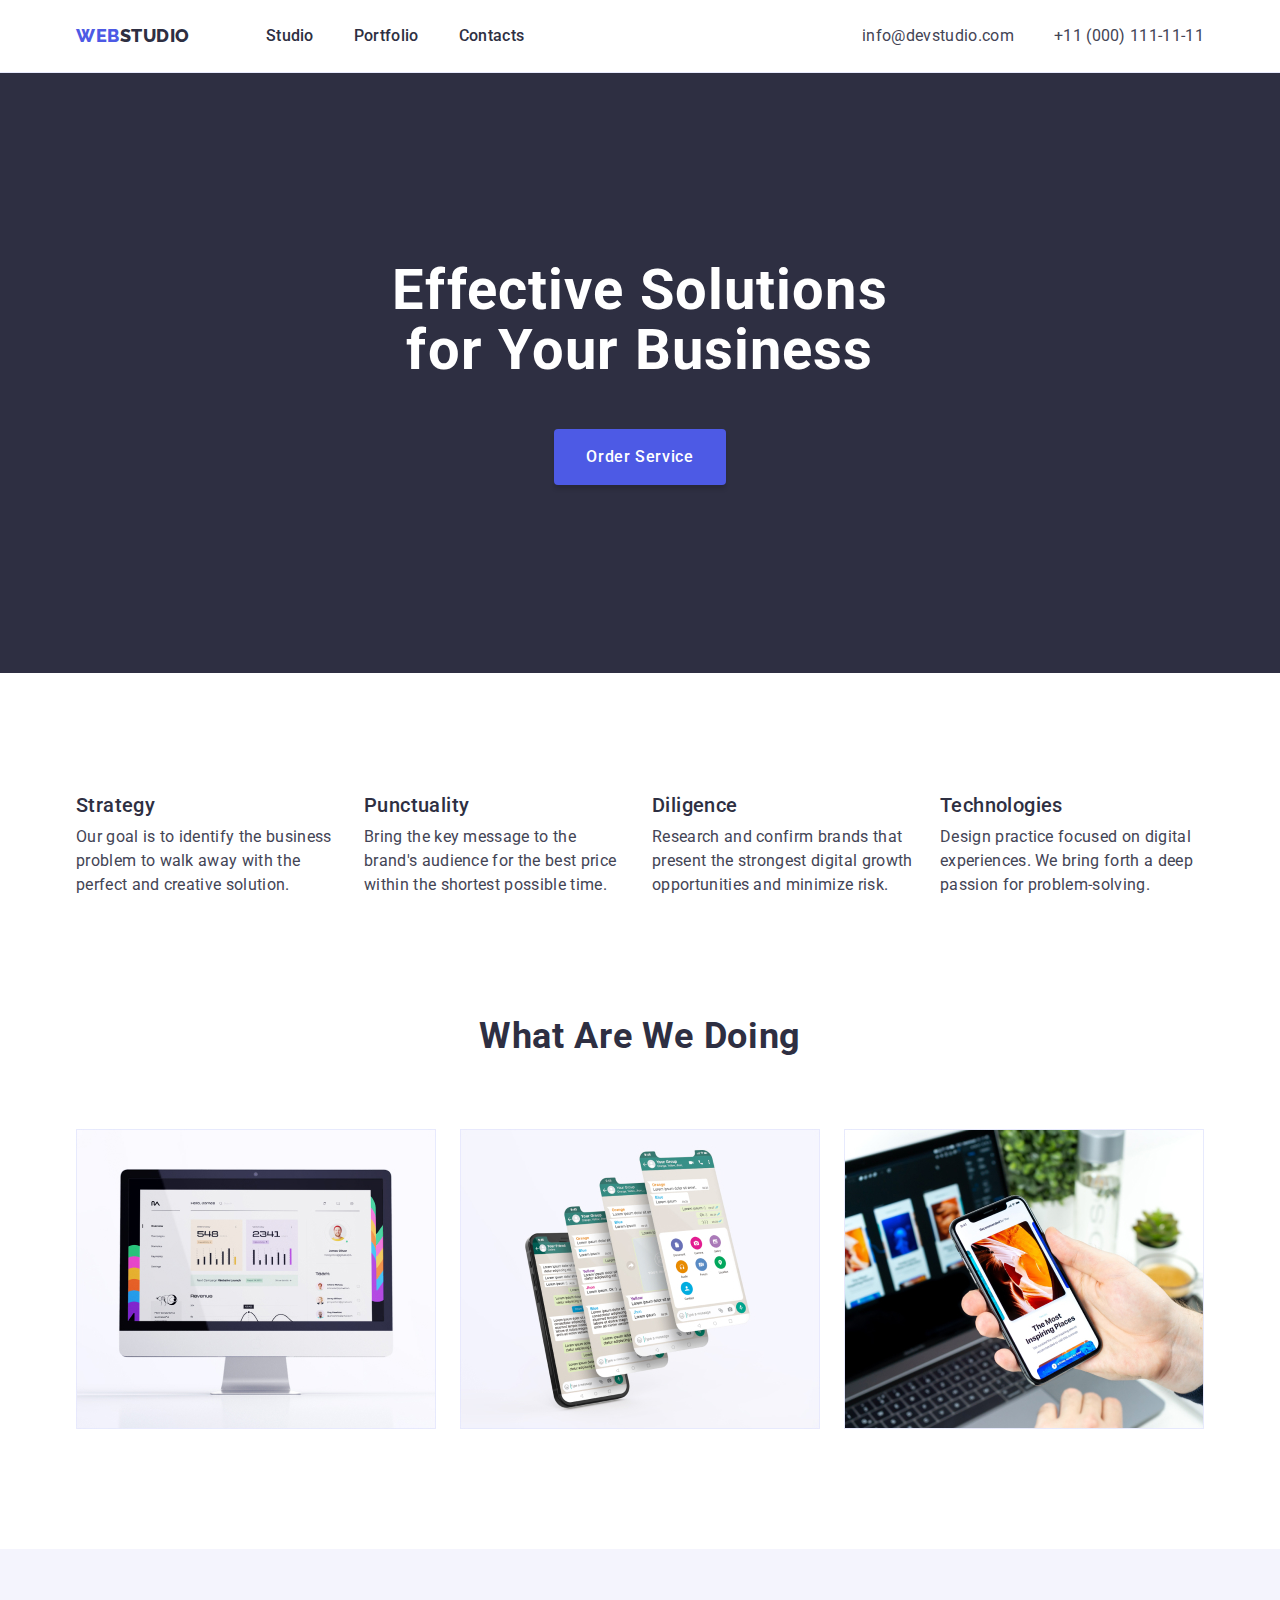
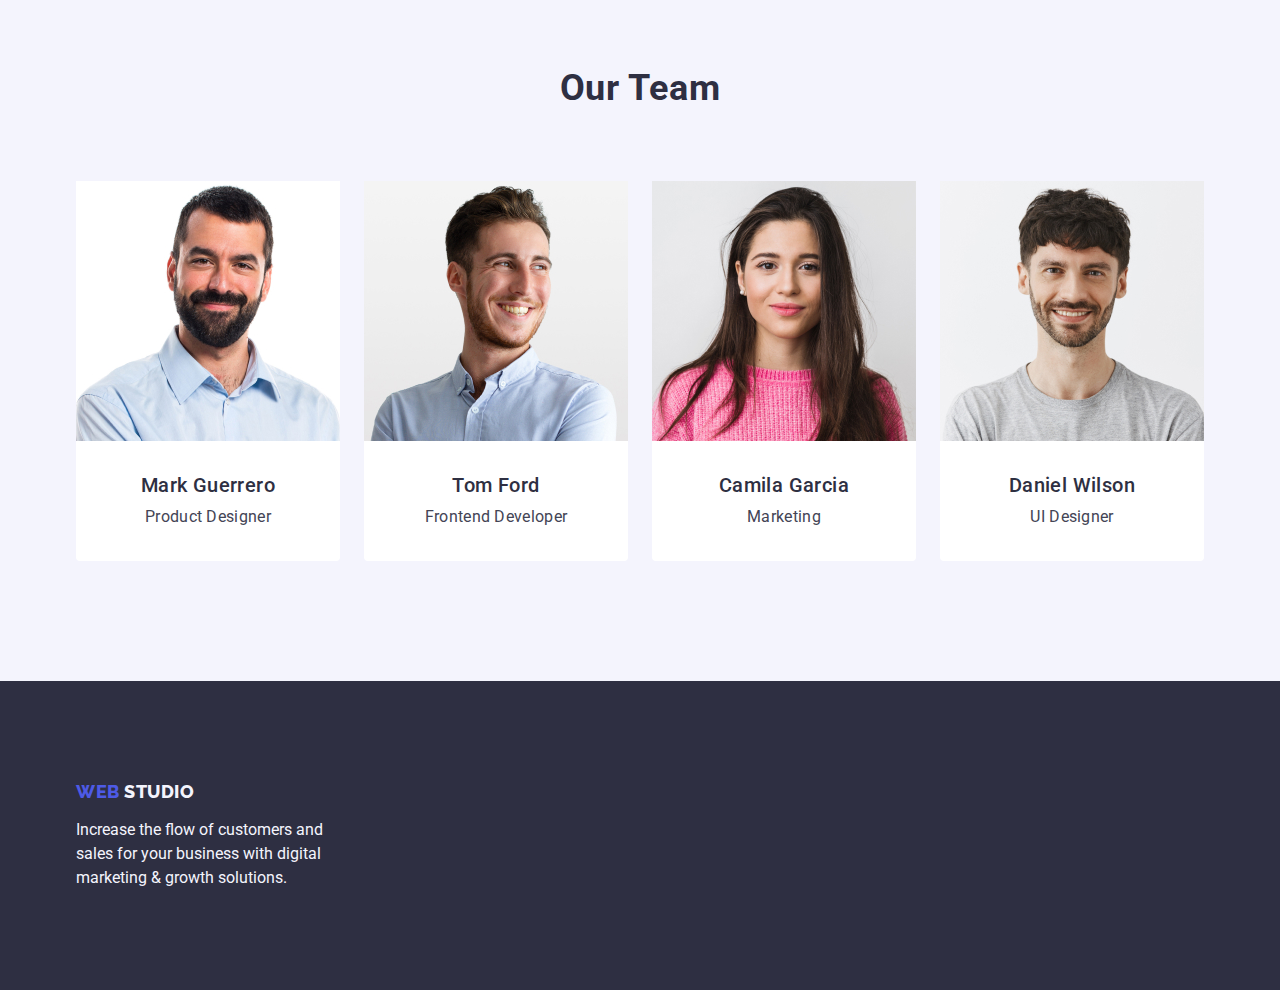
<file: index.html>
<!DOCTYPE html>
<html lang="en">
  <head>
    <meta charset="UTF-8" />
    <meta name="viewport" content="width=device-width, initial-scale=1.0" />
    <meta name="description" content="Information about web studio" />
    <title>Web Studio</title>
    <link rel="preconnect" href="https://fonts.googleapis.com" />
    <link rel="preconnect" href="https://fonts.gstatic.com" crossorigin />
    <link
      href="https://fonts.googleapis.com/css2?family=Raleway:wght@800&family=Roboto:wght@400;500;700;900&display=swap"
      rel="stylesheet"
    />
    <link
      rel="stylesheet"
      href="https://cdnjs.cloudflare.com/ajax/libs/modern-normalize/2.0.0/modern-normalize.min.css"
    />
    <link rel="stylesheet" href="./css/styles.css" />
  </head>
  <body>
    <header class="main-header">
      <div class="container display-flex">
        <nav class="nav-wrap">
          <a class="logo link logo-header" href="./index.html">
            Web<span class="logo accent-navy-blue">Studio</span>
          </a>
          <ul class="list nav-link-container">
            <li>
              <a class="nav-link link" href="./index.html">Studio</a>
            </li>
            <li>
              <a class="nav-link link" href="./portfolio.html">Portfolio</a>
            </li>
            <li>
              <a class="nav-link link" href="">Contacts</a>
            </li>
          </ul>
        </nav>
        <address class="address-wrap">
          <ul class="list address-item-container">
            <li>
              <a class="address-item link" href="mailto:info@devstudio.com">
                info@devstudio.com
              </a>
            </li>
            <li>
              <a class="address-item link" href="tel:+110001111111">
                +11 (000) 111-11-11
              </a>
            </li>
          </ul>
        </address>
      </div>
    </header>
    <main>
      <section class="hero-screen">
        <div class="container">
          <h1 class="hero-screen-title">
            Effective Solutions for Your Business
          </h1>
          <button class="hero-screen-btn" type="button">Order Service</button>
        </div>
      </section>
      <section class="section-advantages">
        <div class="container">
          <h2 class="visually-hidden">Our advantages</h2>
          <ul class="list advantages-container">
            <li class="advantages-item">
              <h3 class="sub-title">Strategy</h3>
              <p class="general-text">
                Our goal is to identify the business problem to walk away with
                the perfect and creative solution.
              </p>
            </li>
            <li class="advantages-item">
              <h3 class="sub-title">Punctuality</h3>
              <p class="general-text">
                Bring the key message to the brand's audience for the best price
                within the shortest possible time.
              </p>
            </li>
            <li class="advantages-item">
              <h3 class="sub-title">Diligence</h3>
              <p class="general-text">
                Research and confirm brands that present the strongest digital
                growth opportunities and minimize risk.
              </p>
            </li>
            <li class="advantages-item">
              <h3 class="sub-title">Technologies</h3>
              <p class="general-text">
                Design practice focused on digital experiences. We bring forth a
                deep passion for problem-solving.
              </p>
            </li>
          </ul>
        </div>
      </section>
      <section class="what-doing-section">
        <div class="container">
          <h2 class="section-title">What are we doing</h2>
          <ul class="list what-doing-img-container">
            <li class="what-doing-item">
              <img
                src="./images/main-page/Rectangle_71-2.jpg"
                alt="computer"
                width="360"
                height="300"
              />
            </li>
            <li class="what-doing-item">
              <img
                src="./images/main-page/Rectangle_71-1.jpg"
                alt="mobile phones"
                width="360"
                height="300"
              />
            </li>
            <li class="what-doing-item">
              <img
                src="./images/main-page/Rectangle_71.jpg"
                alt="mobile phone"
                width="360"
                height="300"
              />
            </li>
          </ul>
        </div>
      </section>
      <section class="team-section">
        <div class="container">
          <h2 class="section-title">Our Team</h2>
          <ul class="list team-wrap">
            <li class="team-item">
              <img
                src="./images/main-page/img-3.jpg"
                alt="personal photo"
                width="264"
                height="260"
              />
              <div class="team-text-wrap">
                <h3 class="sub-title team-title">Mark Guerrero</h3>
                <p class="general-text team-text">Product Designer</p>
              </div>
            </li>
            <li class="team-item">
              <img
                src="./images/main-page/img-2.jpg"
                alt="personal photo"
                width="264"
                height="260"
              />
              <div class="team-text-wrap">
                <h3 class="sub-title team-title">Tom Ford</h3>
                <p class="general-text team-text">Frontend Developer</p>
              </div>
            </li>
            <li class="team-item">
              <img
                src="./images/main-page/img-1.jpg"
                alt="personal photo"
                width="264"
                height="260"
              />
              <div class="team-text-wrap">
                <h3 class="sub-title team-title">Camila Garcia</h3>
                <p class="general-text team-text">Marketing</p>
              </div>
            </li>
            <li class="team-item">
              <img
                src="./images/main-page/img.jpg"
                alt="personal photo"
                width="264"
                height="260"
              />
              <div class="team-text-wrap">
                <h3 class="sub-title team-title">Daniel Wilson</h3>
                <p class="general-text team-text">UI Designer</p>
              </div>
            </li>
          </ul>
        </div>
      </section>
    </main>
    <footer class="footer">
      <div class="container">
        <a class="logo link logo-footer" href="./index.html">
          Web
          <span class="logo accent-cloud">Studio</span>
        </a>
        <p class="footer-slogan">
          Increase the flow of customers and sales for your business with
          digital marketing & growth solutions.
        </p>
      </div>
    </footer>
  </body>
</html>
</file>
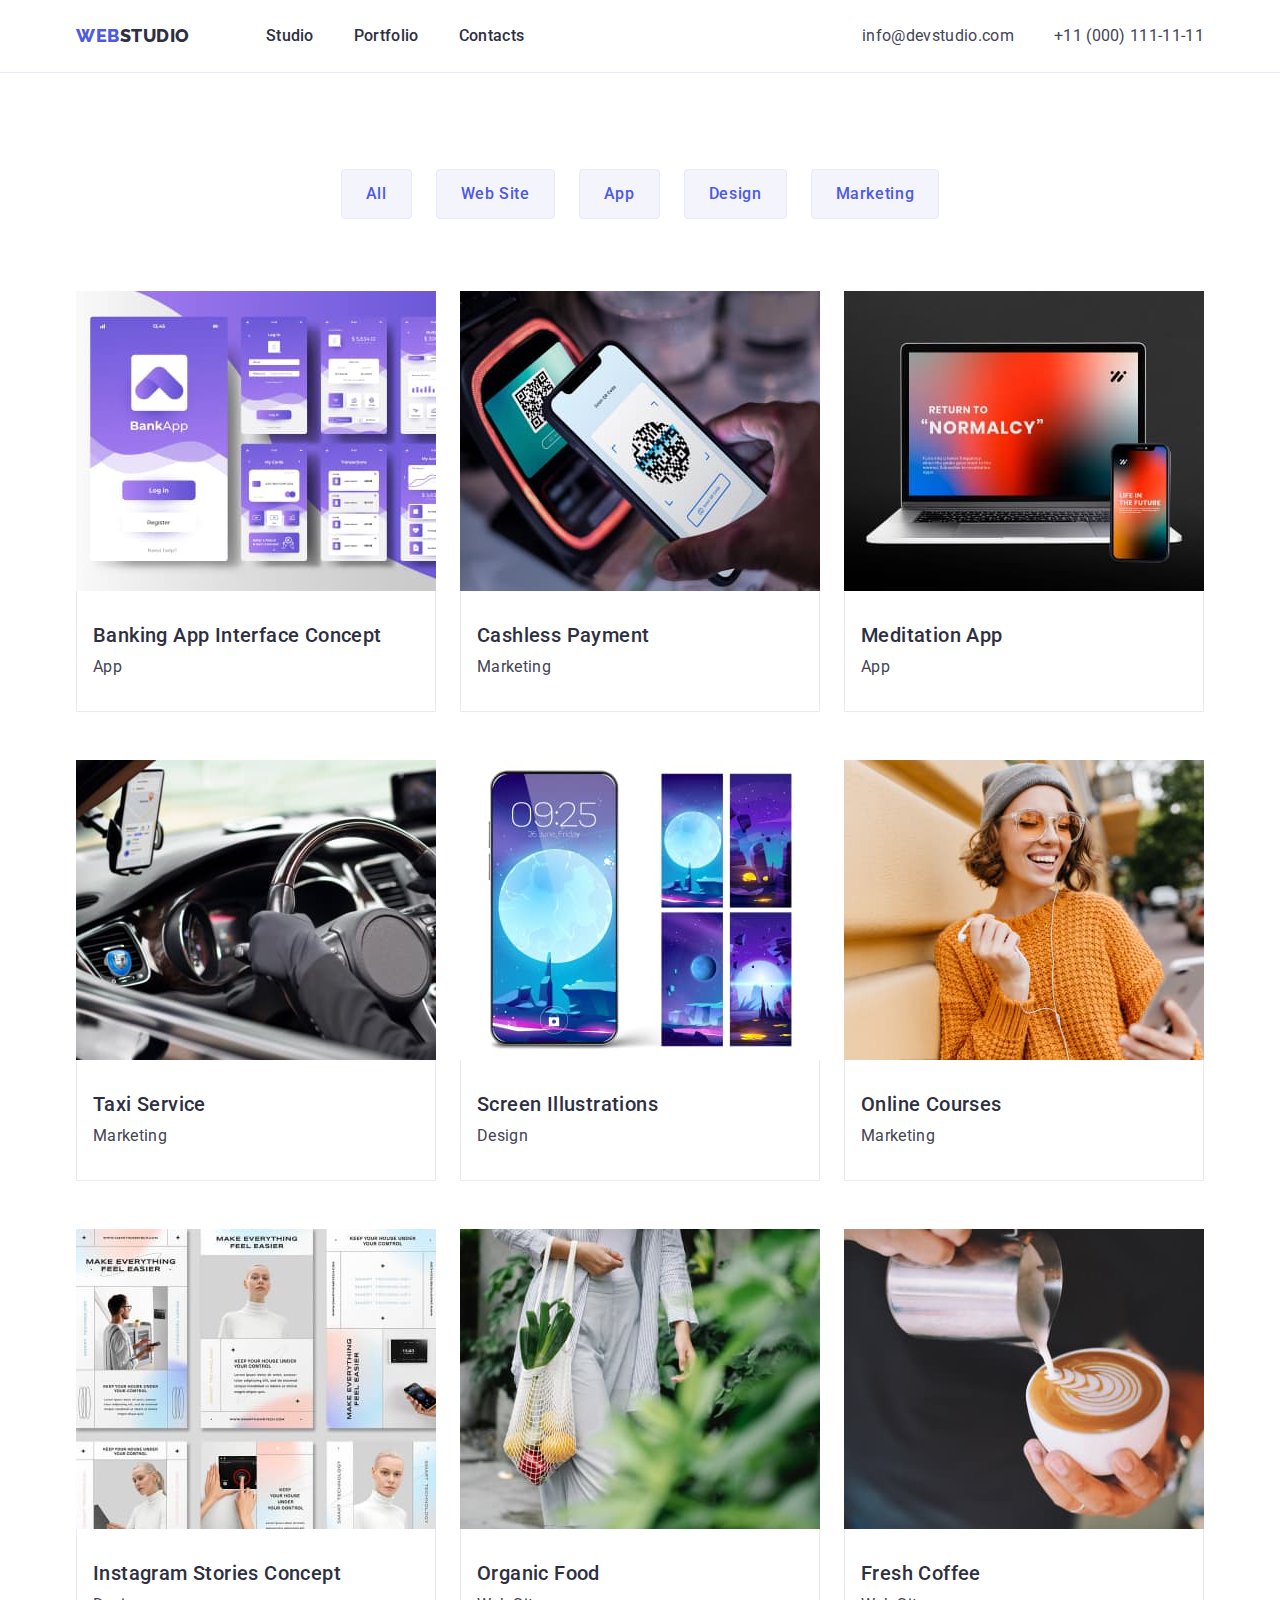
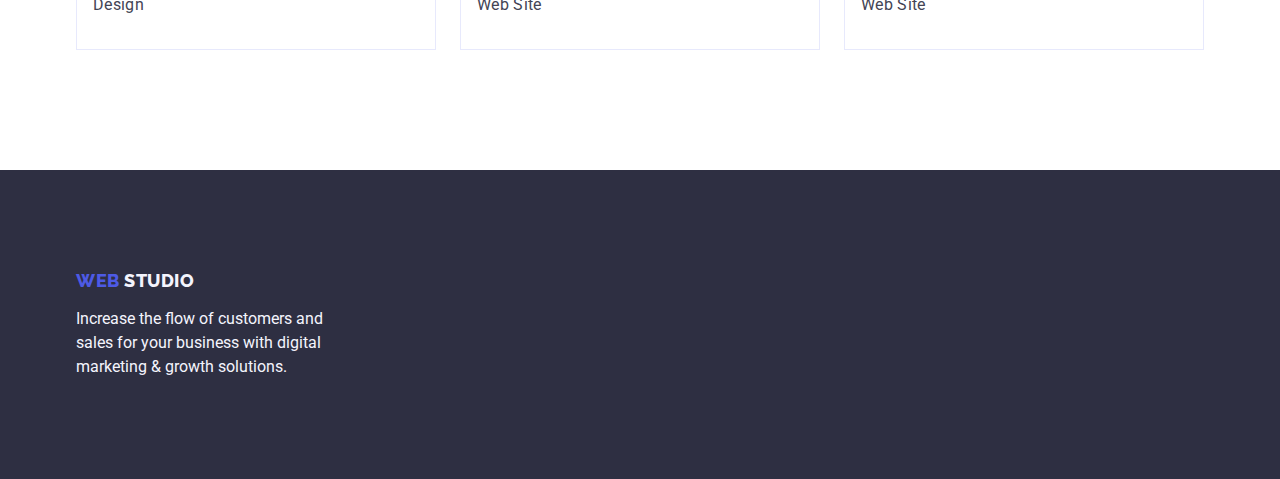
<file: portfolio.html>
<!DOCTYPE html>
<html lang="en">
  <head>
    <meta charset="UTF-8" />
    <meta name="viewport" content="width=device-width, initial-scale=1.0" />
    <meta name="description" content="Our portfolio" />
    <title>Portfolio</title>
    <link rel="preconnect" href="https://fonts.googleapis.com" />
    <link rel="preconnect" href="https://fonts.gstatic.com" crossorigin />
    <link
      href="https://fonts.googleapis.com/css2?family=Raleway:wght@800&family=Roboto:wght@400;500;700;900&display=swap"
      rel="stylesheet"
    />
    <link
      rel="stylesheet"
      href="https://cdnjs.cloudflare.com/ajax/libs/modern-normalize/2.0.0/modern-normalize.min.css"
    />
    <link rel="stylesheet" href="./css/styles.css" />
  </head>
  <body>
    <header class="main-header">
      <div class="container display-flex">
        <nav class="nav-wrap">
          <a class="logo link logo-header" href="./index.html">
            Web<span class="logo accent-navy-blue">Studio</span>
          </a>
          <ul class="list nav-link-container">
            <li>
              <a class="nav-link link" href="./index.html">Studio</a>
            </li>
            <li>
              <a class="nav-link link" href="./portfolio.html">Portfolio</a>
            </li>
            <li>
              <a class="nav-link link" href="">Contacts</a>
            </li>
          </ul>
        </nav>
        <address class="address-wrap">
          <ul class="list address-item-container">
            <li>
              <a class="address-item link" href="mailto:info@devstudio.com">
                info@devstudio.com
              </a>
            </li>
            <li>
              <a class="address-item link" href="tel:+110001111111">
                +11 (000) 111-11-11
              </a>
            </li>
          </ul>
        </address>
      </div>
    </header>
    <main>
      <section class="portfolio-section">
        <div class="container">
          <h1 class="visually-hidden">Portfolio</h1>
          <ul class="list filter-btn-wrap">
            <li>
              <button class="filter-btn" type="button">All</button>
            </li>
            <li>
              <button class="filter-btn" type="button">Web Site</button>
            </li>
            <li>
              <button class="filter-btn" type="button">App</button>
            </li>
            <li>
              <button class="filter-btn" type="button">Design</button>
            </li>
            <li>
              <button class="filter-btn" type="button">Marketing</button>
            </li>
          </ul>
          <ul class="list portfolio-wrap">
            <li class="portfolio-item">
              <a class="link" href="">
                <img
                  src="./images/portfolio-page/img-1.jpg"
                  alt="banking app interface concept"
                  width="360"
                  height="300"
                />
                <div class="portfolio-text-wrap">
                  <h2 class="sub-title portfolio-title">
                    Banking App Interface Concept
                  </h2>
                  <p class="general-text portfolio-text">App</p>
                </div>
              </a>
            </li>
            <li class="portfolio-item">
              <a class="link" href="">
                <img
                  src="./images/portfolio-page/img-2.jpg"
                  alt="phone and cashless terminal"
                  width="360"
                  height="300"
                />
                <div class="portfolio-text-wrap">
                  <h2 class="sub-title portfolio-title">Cashless Payment</h2>
                  <p class="general-text portfolio-text">Marketing</p>
                </div>
              </a>
            </li>
            <li class="portfolio-item">
              <a class="link" href="">
                <img
                  src="./images/portfolio-page/img-3.jpg"
                  alt="laptop and mobile phone"
                  width="360"
                  height="300"
                />
                <div class="portfolio-text-wrap">
                  <h2 class="sub-title portfolio-title">Meditation App</h2>
                  <p class="general-text portfolio-text">App</p>
                </div>
              </a>
            </li>
            <li class="portfolio-item">
              <a class="link" href="">
                <img
                  src="./images/portfolio-page/img-4.jpg"
                  alt="сar interior"
                  width="360"
                  height="300"
                />
                <div class="portfolio-text-wrap">
                  <h2 class="sub-title portfolio-title">Taxi Service</h2>
                  <p class="general-text portfolio-text">Marketing</p>
                </div>
              </a>
            </li>
            <li class="portfolio-item">
              <a class="link" href="">
                <img
                  src="./images/portfolio-page/img-5.jpg"
                  alt="mobile phone screen illustration"
                  width="360"
                  height="300"
                />
                <div class="portfolio-text-wrap">
                  <h2 class="sub-title portfolio-title">
                    Screen Illustrations
                  </h2>
                  <p class="general-text portfolio-text">Design</p>
                </div>
              </a>
            </li>
            <li class="portfolio-item">
              <a class="link" href="">
                <img
                  src="./images/portfolio-page/img-6.jpg"
                  alt="girl"
                  width="360"
                  height="300"
                />
                <div class="portfolio-text-wrap">
                  <h2 class="sub-title portfolio-title">Online Courses</h2>
                  <p class="general-text portfolio-text">Marketing</p>
                </div>
              </a>
            </li>
            <li class="portfolio-item">
              <a class="link" href="">
                <img
                  src="./images/portfolio-page/img-7.jpg"
                  alt="instagram stories concept"
                  width="360"
                  height="300"
                />
                <div class="portfolio-text-wrap">
                  <h2 class="sub-title portfolio-title">
                    Instagram Stories Concept
                  </h2>
                  <p class="general-text portfolio-text">Design</p>
                </div>
              </a>
            </li>
            <li class="portfolio-item">
              <a class="link" href="">
                <img
                  src="./images/portfolio-page/img-8.jpg"
                  alt="organic food in the bag"
                  width="360"
                  height="300"
                />
                <div class="portfolio-text-wrap">
                  <h2 class="sub-title portfolio-title">Organic Food</h2>
                  <p class="general-text portfolio-text">Web Site</p>
                </div>
              </a>
            </li>
            <li class="portfolio-item">
              <a class="link" href="">
                <img
                  src="./images/portfolio-page/img-9.jpg"
                  alt="cup of coffee"
                  width="360"
                  height="300"
                />
                <div class="portfolio-text-wrap">
                  <h2 class="sub-title portfolio-title">Fresh Coffee</h2>
                  <p class="general-text portfolio-text">Web Site</p>
                </div>
              </a>
            </li>
          </ul>
        </div>
      </section>
    </main>
    <footer class="footer">
      <div class="container">
        <a class="logo link logo-footer" href="./index.html">
          Web
          <span class="logo accent-cloud">Studio</span>
        </a>
        <p class="footer-slogan">
          Increase the flow of customers and sales for your business with
          digital marketing & growth solutions.
        </p>
      </div>
    </footer>
  </body>
</html>
</file>
<file: css/styles.css>
:root {
  --color-cloud: #f4f4fd;
  --color-cornflower: #e7e9fc;
  --color-iris: #4d5ae5;
  --color-navy-blue: #2e2f42;
  --color-ocean: #404bbf;
  --color-slate: #434455;
  --color-white: #fff;
}

h1,
h2,
h3,
h4,
h5,
h6,
p {
  margin-top: 0;
  margin-bottom: 0;
}

ul,
ol {
  margin-top: 0;
  margin-bottom: 0;
  padding-left: 0;
}

address {
  font-style: normal;
}

button {
  cursor: pointer;
}

img {
  display: block;
}

body {
  font-family: 'Roboto', sans-serif;
  color: var(--color-slate);
  background-color: var(--color-white);
  margin: 0;
}

.main-header {
  display: flex;
  align-items: center;
  border-bottom: 1px solid var(--color-cornflower);
}

.list {
  list-style: none;
}

.link {
  text-decoration: none;
}

.container {
  width: 1158px;
  padding: 0 15px;
  margin: 0 auto;
}

.visually-hidden {
  position: absolute;
  width: 1px;
  height: 1px;
  margin: -1px;
  border: 0;
  padding: 0;
  white-space: nowrap;
  clip-path: inset(100%);
  clip: rect(0 0 0 0);
  overflow: hidden;
}

.section {
  padding: 0;
}

.display-flex {
  display: flex;
}

.nav-wrap {
  display: flex;
  align-items: center;
}

.logo {
  color: var(--color-iris);
  font-family: 'Raleway', sans-serif;
  font-size: 18px;
  font-weight: 800;
  line-height: 1.17;
  letter-spacing: 0.03em;
  text-transform: uppercase;
}

.logo-header {
  margin-right: 76px;
}

.logo-footer {
  display: inline-block;
  margin-bottom: 16px;
}

.logo.accent-navy-blue {
  color: var(--color-navy-blue);
}

.logo.accent-cloud {
  color: var(--color-cloud);
}

.logo.cloud {
  color: var(--color-cloud);
}

.nav-link-container {
  display: flex;
  align-items: center;
  gap: 40px;
}

.nav-link {
  padding: 24px 0;
  color: var(--color-navy-blue);
  font-weight: 500;
  line-height: 1.5;
  font-size: 16px;
  letter-spacing: 0.02em;
}

.address-wrap {
  width: 100%;
}

.address-item-container {
  padding: 24px 0;
  display: flex;
  justify-content: end;
  align-items: center;
  gap: 40px;
}

.address-item {
  color: var(--color-slate);
  font-size: 16px;
  line-height: 1.5;
  letter-spacing: 0.02em;
}

.nav-link:hover,
.nav-link:focus,
.address-item:hover,
.address-item:focus {
  color: var(--color-ocean);
}

.hero-screen {
  padding: 188px 0;
  background-color: var(--color-navy-blue);
}

.hero-screen-title {
  max-width: 496px;
  margin: 0 auto 48px;
  color: var(--color-white);
  font-size: 56px;
  line-height: 1.07;
  text-align: center;
  letter-spacing: 0.02em;
}

.hero-screen-btn {
  min-width: 169px;
  height: 56px;
  display: block;
  margin: 0 auto;
  padding: 16px 32px;
  font-family: 'Roboto', sans-serif;
  color: var(--color-white);
  background-color: var(--color-iris);
  font-size: 16px;
  line-height: 1.5;
  font-weight: 500;
  letter-spacing: 0.04em;
  cursor: pointer;
  border: none;
  border-radius: 4px;
  box-shadow: 0px 4px 4px 0px rgba(0, 0, 0, 0.15);
}

.hero-screen-btn:hover,
.hero-screen-btn:focus {
  background-color: var(--color-ocean);
}

.section-advantages {
  padding: 120px 0;
}
.advantages-container,
.what-doing-img-container,
.team-wrap {
  display: flex;
  gap: 24px;
}

.advantages-item {
  flex-basis: calc((100% - 72px) / 4);
}

.what-doing-section {
  padding-bottom: 120px;
}

.what-doing-item {
  flex-basis: calc(100% - 48px / 3);
}

.section-title {
  margin-bottom: 72px;
  color: var(--color-navy-blue);
  font-size: 36px;
  line-height: 1.11;
  text-align: center;
  letter-spacing: 0.02em;
  text-transform: capitalize;
}

.sub-title {
  margin-bottom: 8px;
  color: var(--color-navy-blue);
  font-weight: 500;
  font-size: 20px;
  line-height: 1.2;
  letter-spacing: 0.02em;
}

.general-text {
  font-size: 16px;
  line-height: 1.5;
  letter-spacing: 0.02em;
  color: var(--color-slate);
}

.team-section {
  padding: 120px 0;
  background-color: var(--color-cloud);
}

.team-item {
  background-color: var(--color-white);
  border-radius: 0px 0px 4px 4px;
}

.team-text-wrap {
  padding: 32px 0;
}

.team-title {
  margin-bottom: 8px;
  text-align: center;
}

.team-text {
  text-align: center;
}

.filter-btn-wrap {
  display: flex;
  gap: 24px;
  justify-content: center;
  margin-bottom: 72px;
}

.filter-btn {
  padding: 12px 24px;
  border-radius: 4px;
  border: 1px solid var(--color-cornflower);
  color: var(--color-iris);
  background-color: var(--color-cloud);
  font-weight: 500;
  letter-spacing: 0.04em;
  line-height: 1.5;
  cursor: pointer;
}

.filter-btn:hover,
.filter-btn:focus {
  color: var(--color-white);
  background-color: var(--color-ocean);
  border: 1px solid transparent;
}

.footer {
  padding: 100px 0;
  background-color: var(--color-navy-blue);
}

.footer-slogan {
  width: 264px;
  line-height: 1.5;
  color: var(--color-cloud);
}

.portfolio-section {
  padding: 96px 0 120px 0;
}

.portfolio-wrap {
  display: flex;
  flex-wrap: wrap;
  gap: 48px 24px;
}

.portfolio-item {
  width: calc((100% - 48px) / 3);
}
.portfolio-text-wrap {
  padding: 32px 16px;
  border: 1px solid #e7e9fc;
  border-top: none;
}

.portfolio-title {
  margin-bottom: 8px;
}

/* .portfolio-text {
  margin-bottom: 32px;
} */
</file>
